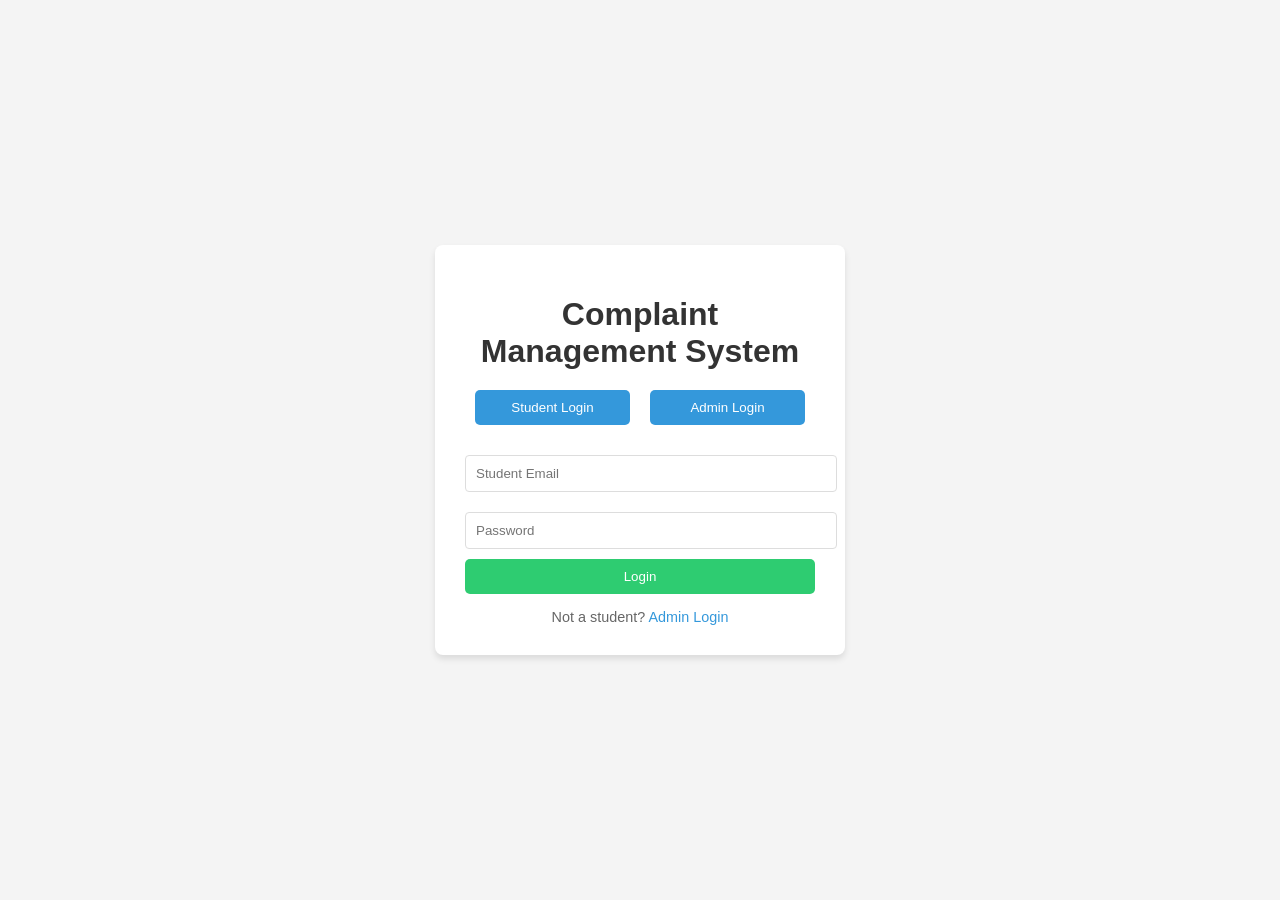
<file: index.html>
<!DOCTYPE html>
<html lang="en">
<head>
    <meta charset="UTF-8">
    <meta name="viewport" content="width=device-width, initial-scale=1.0">
    <title>Complaint Management System - Login</title>
    <style>
        body {
            font-family: Arial, sans-serif;
            background-color: #f4f4f4;
            display: flex;
            justify-content: center;
            align-items: center;
            height: 100vh;
            margin: 0;
        }
        .login-container {
            background-color: white;
            border-radius: 8px;
            box-shadow: 0 4px 6px rgba(0, 0, 0, 0.1);
            width: 350px;
            padding: 30px;
            text-align: center;
        }
        .login-container h1 {
            color: #333;
            margin-bottom: 20px;
        }
        .user-type-buttons {
            display: flex;
            justify-content: space-between;
            margin-bottom: 20px;
        }
        .user-type-btn {
            flex: 1;
            padding: 10px;
            margin: 0 10px;
            background-color: #3498db;
            color: white;
            border: none;
            border-radius: 5px;
            cursor: pointer;
            transition: background-color 0.3s ease;
        }
        .user-type-btn:hover {
            background-color: #2980b9;
        }
        .login-form {
            display: none;
        }
        .login-form.active {
            display: block;
        }
        .login-form input {
            width: 100%;
            padding: 10px;
            margin: 10px 0;
            border: 1px solid #ddd;
            border-radius: 4px;
        }
        .login-form button {
            width: 100%;
            padding: 10px;
            background-color: #2ecc71;
            color: white;
            border: none;
            border-radius: 5px;
            cursor: pointer;
            transition: background-color 0.3s ease;
        }
        .login-form button:hover {
            background-color: #27ae60;
        }
        .switch-form {
            margin-top: 15px;
            font-size: 0.9em;
            color: #666;
        }
        .switch-form a {
            color: #3498db;
            text-decoration: none;
        }
        .loginbutton {
            text-decoration: none;
            color: white;
        }

    </style>
</head>
<body>
    <div class="login-container">
        <h1>Complaint Management System</h1>
        
        <div class="user-type-buttons">
            <button class="user-type-btn" onclick="showLoginForm('student')">Student Login</button>
            <button class="user-type-btn" onclick="showLoginForm('admin')">Admin Login</button>
        </div>

        <form id="studentLoginForm" class="login-form" onsubmit="return studentLogin()">
            <input type="email" id="studentEmail" placeholder="Student Email" required>
            <input type="password" id="studentPassword" placeholder="Password" required>
            <button type="submit" class="loginbutton">Login</button>
            <div class="switch-form">
                Not a student? <a href="#" onclick="showLoginForm('admin')">Admin Login</a>
            </div>
        </form>

        <form id="adminLoginForm" class="login-form" onsubmit="return adminLogin()">
            <input type="text" id="adminUsername" placeholder="Admin Username" required>
            <input type="password" id="adminPassword" placeholder="Password" required>
            <button type="submit" class="loginbutton">Login</button>
            <div class="switch-form">
                Not an admin? <a href="#" onclick="showLoginForm('student')">Student Login</a>
            </div>
        </form>
    </div>

    <script>
       

        function showLoginForm(userType) {
           
            document.getElementById('studentLoginForm').classList.remove('active');
            document.getElementById('adminLoginForm').classList.remove('active');

            
            if (userType === 'student') {
                document.getElementById('studentLoginForm').classList.add('active');
            } else {
                document.getElementById('adminLoginForm').classList.add('active');
            }
        }


        showLoginForm('student');

        function studentLogin() {
            
            window.location.href = 'user/htmls/user.html';
            return false; 
        }

        function adminLogin() {
           
            window.location.href = 'admin/htmls/admin2.html';
            return false; 
        }
    </script>
</body>
</html>
</file>
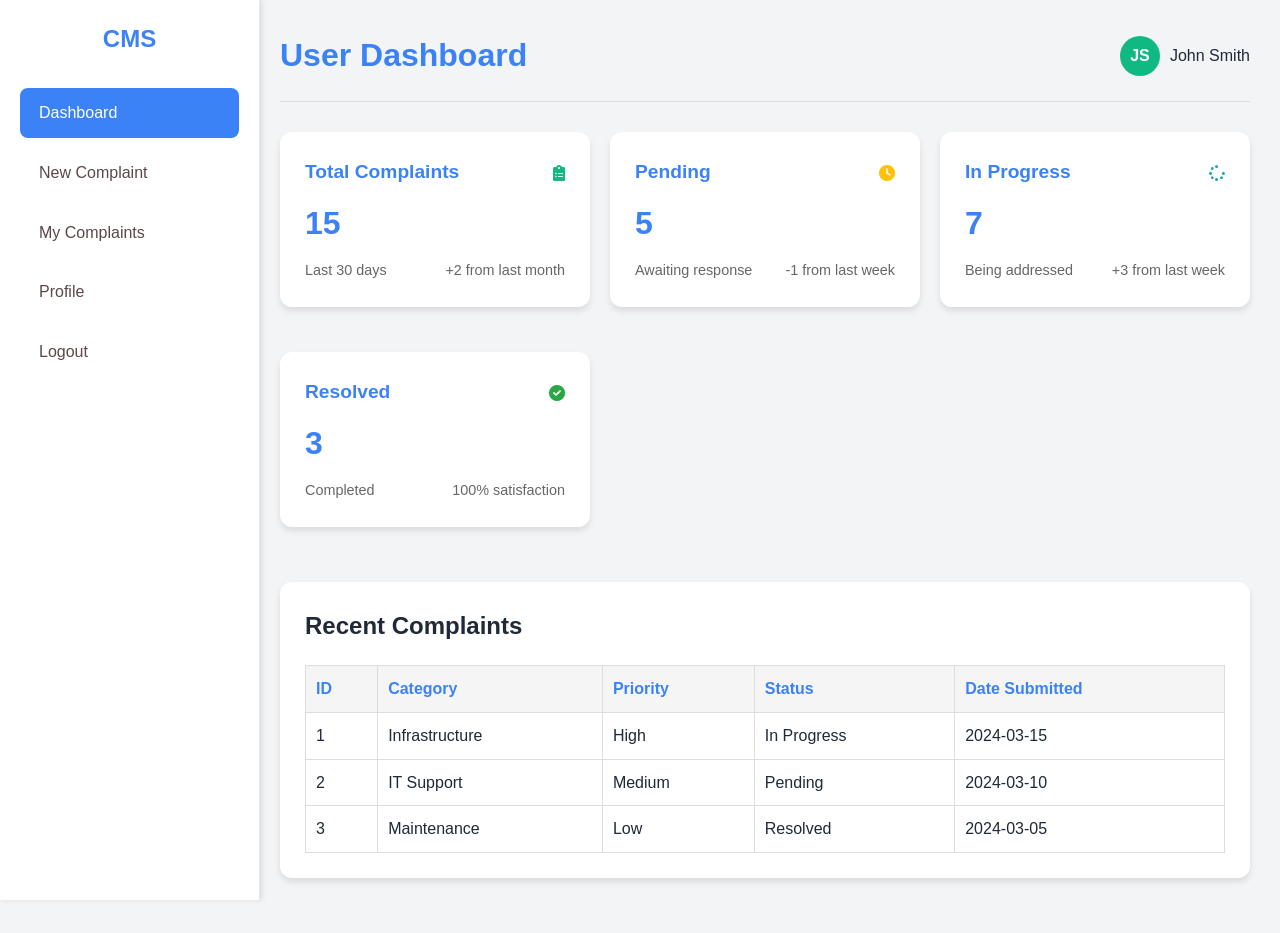
<file: user/user.html>
<!DOCTYPE html>
<html lang="en">
<head>
    <meta charset="UTF-8">
    <meta name="viewport" content="width=device-width, initial-scale=1.0">
    <title>Smart Complaint Management System - User Dashboard</title>
    <link rel="stylesheet" href="https://cdnjs.cloudflare.com/ajax/libs/font-awesome/6.0.0-beta3/css/all.min.css">
    <link rel="stylesheet" href="styles.css">
    <link rel="stylesheet" href="../admin/styles/admin2.css"> <!-- Link to admin2.css for consistent styling -->
    
</head>
<body>
    <!-- Sidebar Navigation -->
    <div class="dashboard-container">
    <aside class="sidebar">
        <div class="sidebar-logo">CMS</div>
        <ul class="sidebar-menu">
            <li class="nav-item">
                <a href="#" class="nav-link active" id="dashboardLink">Dashboard</a>
            </li>
            <li class="nav-item">
                <a href="#" class="nav-link" id="newComplaintLink">New Complaint</a>
            </li>
            <li class="nav-item">
                <a href="#" class="nav-link" id="complaintsLink">My Complaints</a>
            </li>
            <li class="nav-item">
                <a href="#" class="nav-link" id="profileLink">Profile</a>
            </li>
            <li class="nav-item">
                <a href="#" class="nav-link" id="logoutLink">Logout</a>
            </li>
        </ul>
    </aside>

    <!-- Main Content -->
    <main class="main-content">
        <div class="header">
            <h1>User Dashboard</h1>
            <div class="user-profile">
                <div class="user-avatar">JS</div>
                <span>John Smith</span>
            </div>
        </div>

        <!-- Dashboard Cards -->
        <div class="dashboard-cards">
            <div class="card">
                <div class="card-header">
                    <span class="card-title">Total Complaints</span>
                    <i class="fas fa-clipboard-list" style="color: var(--secondary-color);"></i>
                </div>
                <div class="card-value">15</div>
                <div class="card-footer">
                    <span>Last 30 days</span>
                    <span>+2 from last month</span>
                </div>
            </div>
            <div class="card">
                <div class="card-header">
                    <span class="card-title">Pending</span>
                    <i class="fas fa-clock" style="color: #ffc107;"></i>
                </div>
                <div class="card-value">5</div>
                <div class="card-footer">
                    <span>Awaiting response</span>
                    <span>-1 from last week</span>
                </div>
            </div>
            <div class="card">
                <div class="card-header">
                    <span class="card-title">In Progress</span>
                    <i class="fas fa-spinner" style="color: #17a2b8;"></i>
                </div>
                <div class="card-value">7</div>
                <div class="card-footer">
                    <span>Being addressed</span>
                    <span>+3 from last week</span>
                </div>
            </div>
            <div class="card">
                <div class="card-header">
                    <span class="card-title">Resolved</span>
                    <i class="fas fa-check-circle" style="color: #28a745;"></i>
                </div>
                <div class="card-value">3</div>
                <div class="card-footer">
                    <span>Completed</span>
                    <span>100% satisfaction</span>
                </div>
            </div>
        </div>

        <!-- Recent Complaints Table -->
        <div class="card">
            <h2>Recent Complaints</h2>
            <table class="complaint-table">
                <thead>
                    <tr>
                        <th>ID</th>
                        <th>Category</th>
                        <th>Priority</th>
                        <th>Status</th>
                        <th>Date Submitted</th>
                    </tr>
                </thead>
                <tbody>
                    <tr>
                        <td>1</td>
                        <td>Infrastructure</td>
                        <td>High</td>
                        <td>In Progress</td>
                        <td>2024-03-15</td>
                    </tr>
                    <tr>
                        <td>2</td>
                        <td>IT Support</td>
                        <td>Medium</td>
                        <td>Pending</td>
                        <td>2024-03-10</td>
                    </tr>
                    <tr>
                        <td>3</td>
                        <td>Maintenance</td>
                        <td>Low</td>
                        <td>Resolved</td>
                        <td>2024-03-05</td>
                    </tr>
                </tbody>
            </table>
        </div>
    </main>
    </div>

    <!-- New Complaint Modal -->
    <div class="modal" id="complaintModal">
        <div class="modal-content">
            <div class="modal-header">
                <h3 class="modal-title">File New Complaint</h3>
                <button class="close-btn">&times;</button>
            </div>
            <div class="modal-body">
                <form id="complaintForm">
                    <div class="form-group">
                        <label for="complaintCategory">Category</label>
                        <select id="complaintCategory" class="form-control" required>
                            <option value="">Select a category</option>
                            <option value="Infrastructure">Infrastructure</option>
                            <option value="IT Support">IT Support</option>
                            <option value="Maintenance">Maintenance</option>
                            <option value="Security">Security</option>
                            <option value="Academics">Academics</option>
                            <option value="Other">Other</option>
                        </select>
                    </div>
                    
                    <div class="form-group">
                        <label>Priority</label>
                        <div class="priority-tags">
                            <div class="priority-tag low" data-priority="low">Low</div>
                            <div class="priority-tag medium" data-priority="medium">Medium</div>
                            <div class="priority-tag high" data-priority="high">High</div>
                        </div>
                        <input type="hidden" id="priority" name="priority" required>
                    </div>
                    
                    <div class="form-group">
                        <label for="complaintDescription">Description</label>
                        <textarea id="complaintDescription" class="form-control" placeholder="Describe your complaint in detail..." required></textarea>
                    </div>
                </form>
            </div>
            <div class="modal-footer">
                <button class="btn" id="cancelComplaint">Cancel</button>
                <button class="btn btn-primary" id="submitComplaint">Submit</button>
            </div>
        </div>
    </div>

    <!-- View Complaint Modal -->
    <div class="modal" id="viewModal">
        <div class="modal-content">
            <div class="modal-header">
                <h3 class="modal-title">Complaint Details #<span id="complaintId"></span></h3>
                <button class="close-btn">&times;</button>
            </div>
            <div class="modal-body">
                <div class="complaint-details">
                    <p><strong>Category:</strong> <span id="viewCategory"></span></p>
                    <p><strong>Priority:</strong> <span id="viewPriority"></span></p>
                    <p><strong>Status:</strong> <span id="viewStatus"></span></p>
                    <p><strong>Date Submitted:</strong> <span id="viewDate"></span></p>
                    <p><strong>Description:</strong></p>
                    <div id="viewDescription"></div>
                </div>
            </div>
            <div class="modal-footer">
                <button class="btn btn-primary" id="closeViewModal">Close</button>
            </div>
        </div>
    </div>
</body>
</html>
</file>
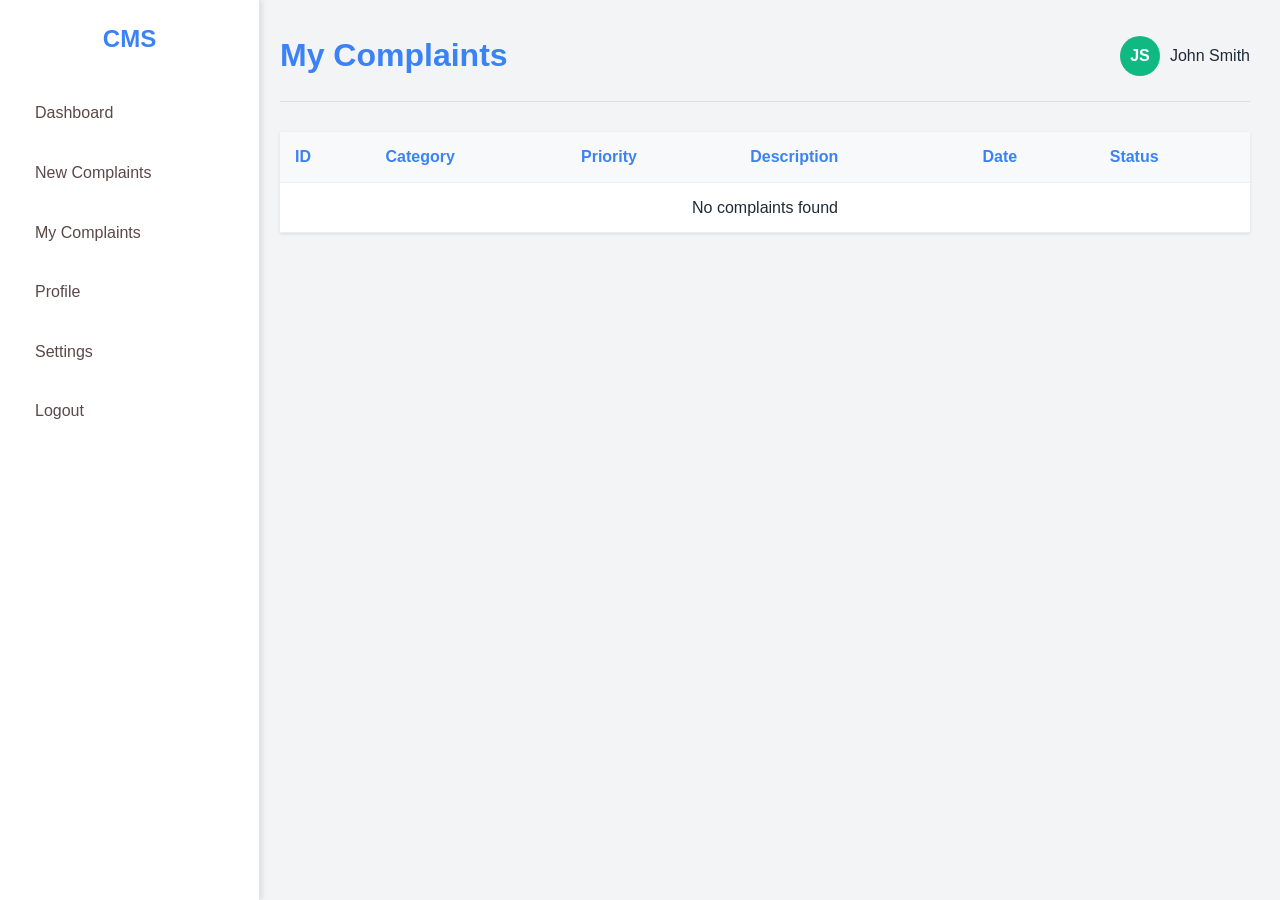
<file: user/htmls/mycomplaints.html>
<!DOCTYPE html>
<html lang="en">
<head>
    <meta charset="UTF-8">
    <meta name="viewport" content="width=device-width, initial-scale=1.0">
    <title>My Complaints - Smart Complaint Management System</title>
    <link rel="stylesheet" href="/user/styles/styles.css">
    <link rel="stylesheet" href="/admin/styles/admin2.css"> 
    <link rel="stylesheet" href="https://cdnjs.cloudflare.com/ajax/libs/font-awesome/6.0.0-beta3/css/all.min.css">
</head>
<body>
    <aside class="sidebar">
        <div class="sidebar-logo">CMS</div>
            <ul class="sidebar-menu" id="sidebar-menu">
                <li><a href="/user/htmls/user.html" >Dashboard</a></li>
                <li><a href="/user/htmls/newcomplaint.html">New Complaints</a></li>
                <li><a href="/user/htmls/mycomplaints.html">My Complaints</a></li>
                <li><a href="/user/htmls/profile.html">Profile</a></li>
                <li><a href="/user/htmls/settings.html">Settings</a></li>
                <li><a href="#logout" >Logout</a></li>
            </ul>
        </div>
    </aside>

    <main class="main-content">
        <div class="header">
            <h1>My Complaints</h1>
            <div class="user-profile">
                <div class="user-avatar">JS</div>
                <span>John Smith</span>
            </div>
        </div>

        <div class="complaints-list">
            <table class="complaints-table">
                <thead>
                    <tr>
                        <th>ID</th>
                        <th>Category</th>
                        <th>Priority</th>
                        <th>Description</th>
                        <th>Date</th>
                        <th>Status</th>
                    </tr>
                </thead>
                <tbody id="complaintsTableBody">
                    <!-- Complaints will be displayed here -->
                </tbody>
            </table>
        </div>
    </main>

    <script src="../scripts/mycomplaints.js"></script>
</body>
</html>
</file>
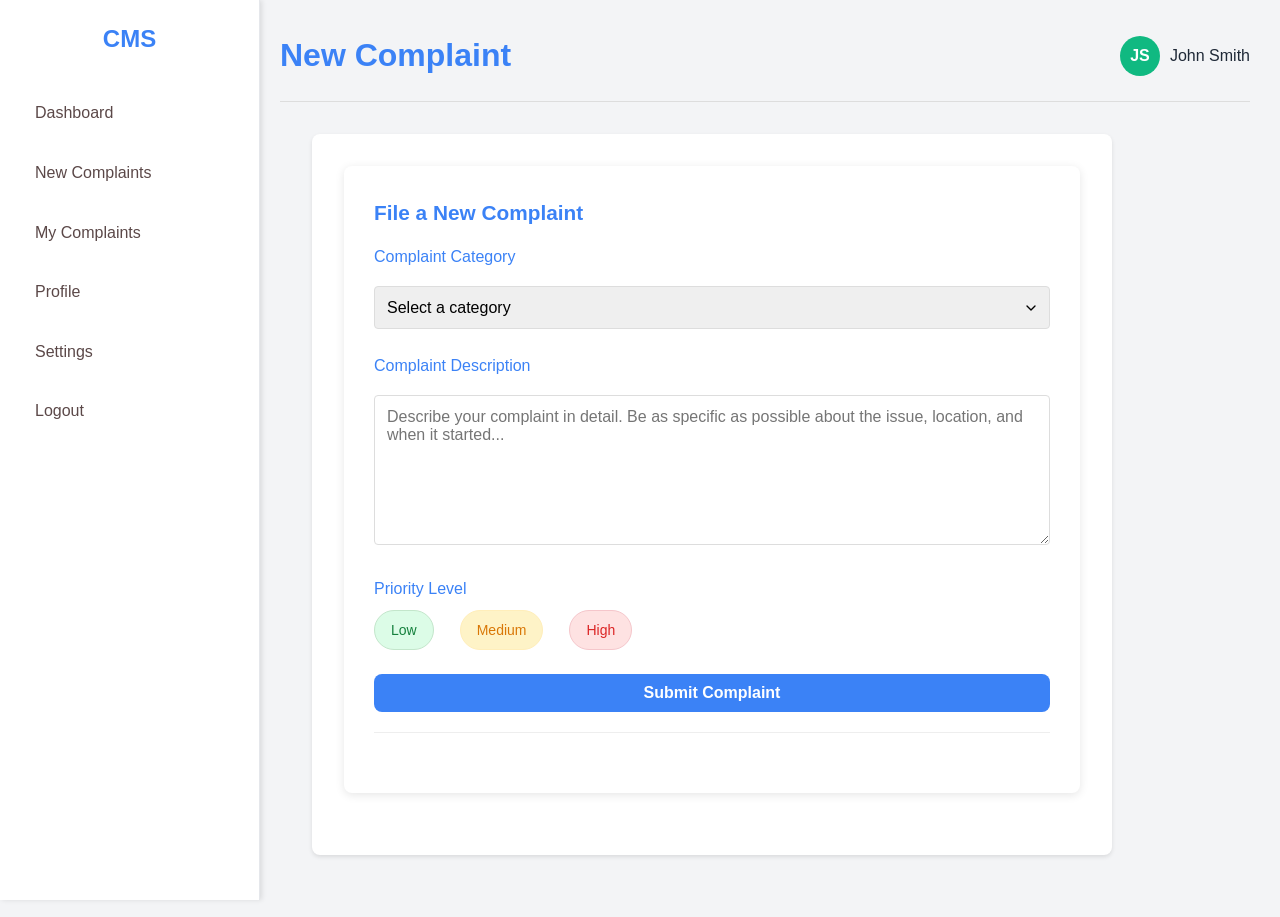
<file: user/htmls/newcomplaint.html>
<!DOCTYPE html>
<html lang="en">
<head>
    <meta charset="UTF-8">
    <meta name="viewport" content="width=device-width, initial-scale=1.0">
    <title>New Complaint - Smart Complaint Management System</title>
    <link rel="stylesheet" href="https://cdnjs.cloudflare.com/ajax/libs/font-awesome/6.0.0-beta3/css/all.min.css">
    <link rel="stylesheet" href="/user/styles/styles.css">
    <link rel="stylesheet" href="/admin/styles/admin2.css"> 
</head>
<body>
    <!-- Sidebar Navigation -->
    <aside class="sidebar">
        
        <div class="sidebar-logo">CMS</div>
            <ul class="sidebar-menu" id="sidebar-menu">
                <li><a href="/user/htmls/user.html" >Dashboard</a></li>
                <li><a href="/user/htmls/newcomplaint.html">New Complaints</a></li>
                <li><a href="/user/htmls/mycomplaints.html">My Complaints</a></li>
                <li><a href="/user/htmls/profile.html">Profile</a></li>
                <li><a href="/user/htmls/settings.html">Settings</a></li>
                <li><a href="#logout" >Logout</a></li>
            </ul>
        </div>
    </aside>

    <!-- Main Content -->
    <main class="main-content">
        <div class="header">
            <h1>New Complaint</h1>
            <div class="user-profile">
                <div class="user-avatar">JS</div>
                <span>John Smith</span>
            </div>
        </div>

        <div class="complaint-form-container">
            <div class="complaint-form">
                <div class="form-section">
                    <h2>File a New Complaint</h2>
                    <form id="complaintForm">
                        <div class="form-group">
                            <label for="complaintCategory">Complaint Category</label>
                            <select id="complaintCategory" class="form-control" required>
                                <option value="">Select a category</option>
                                <option value="Infrastructure">Infrastructure</option>
                                <option value="IT Support">IT Support</option>
                                <option value="Maintenance">Maintenance</option>
                                <option value="Security">Security</option>
                                <option value="Academics">Academics</option>
                                <option value="Other">Other</option>
                            </select>
                        </div>

                        <div class="form-group">
                            <label for="complaintDescription">Complaint Description</label>
                            <textarea id="complaintDescription" class="form-control" placeholder="Describe your complaint in detail. Be as specific as possible about the issue, location, and when it started..." required></textarea>
                        </div>

                        <div class="form-group">
                            <label>Priority Level</label>
                            <div class="priority-tags">
                                <span class="priority-tag low" data-priority="low">Low</span>
                                <span class="priority-tag medium" data-priority="medium">Medium</span>
                                <span class="priority-tag high" data-priority="high">High</span>
                            </div>
                            <input type="hidden" id="priority" name="priority" required>
                        </div>

                        <button type="submit" class="btn btn-submit">Submit Complaint</button>
                    </form>
                </div>
            </div>
        </div>
    </main>
    <script src="../htmls/mycomplaints.html"></script>
</body>
</html>
</file>
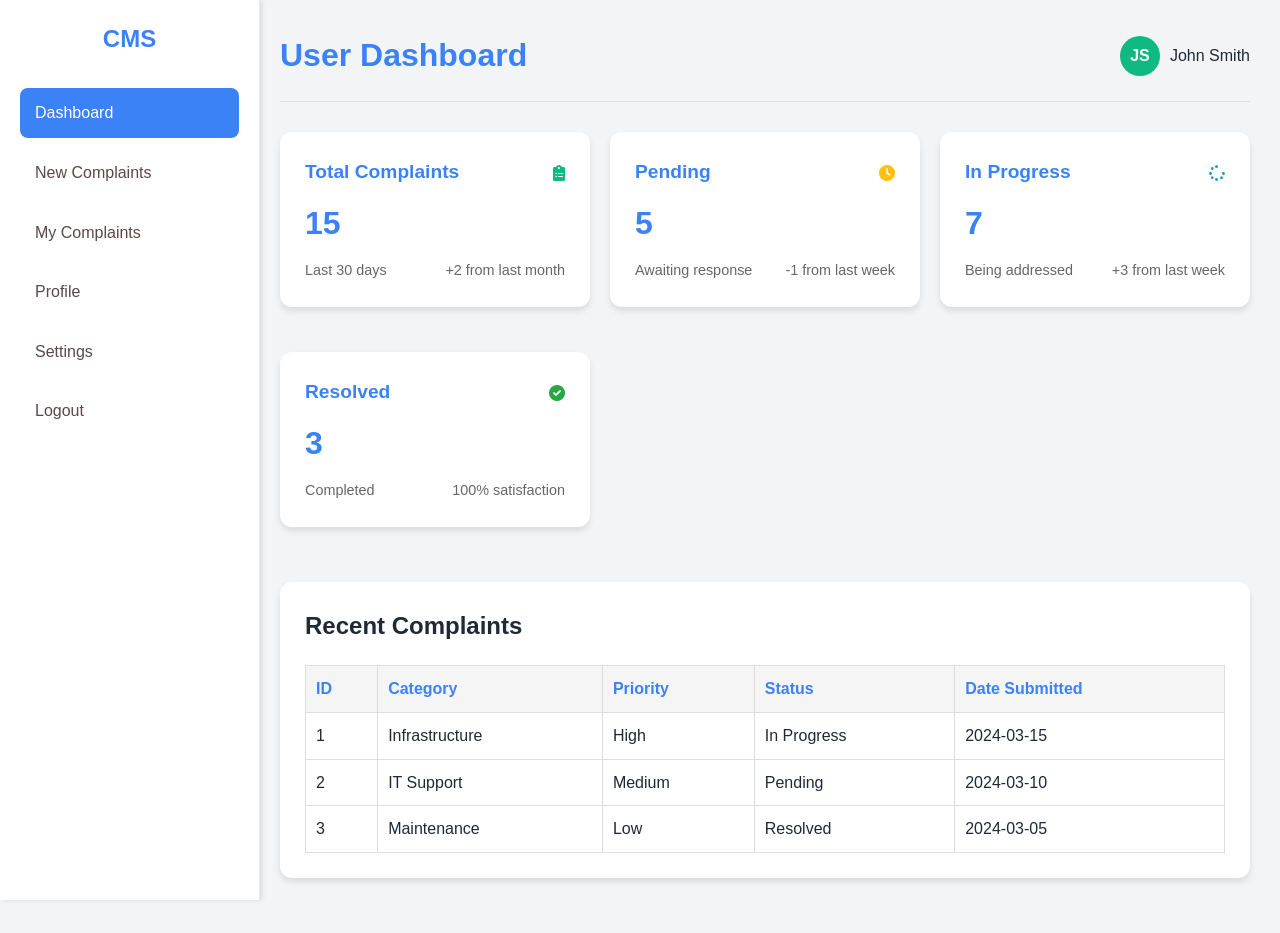
<file: user/htmls/user.html>
<!DOCTYPE html>
<html lang="en">
<head>
    <meta charset="UTF-8">
    <meta name="viewport" content="width=device-width, initial-scale=1.0">
    <title>Smart Complaint Management System - User Dashboard</title>
    <link rel="stylesheet" href="https://cdnjs.cloudflare.com/ajax/libs/font-awesome/6.0.0-beta3/css/all.min.css">
    <link rel="stylesheet" href="/user/styles/styles.css">
    <link rel="stylesheet" href="/admin/styles/admin2.css"> <!-- Link to admin2.css for consistent styling -->
    
</head>
<body>
    <!-- ___Sidebar Navigation___ -->
    <div class="dashboard-container">
        <div class="sidebar">
            <div class="sidebar-logo">CMS</div>
            <ul class="sidebar-menu" id="sidebar-menu">
                <li><a href="/user/htmls/user.html" class="active">Dashboard</a></li>
                <li><a href="/user/htmls/newcomplaint.html">New Complaints</a></li>
                <li><a href="/user/htmls/mycomplaints.html">My Complaints</a></li>
                <li><a href="/user/htmls/profile.html">Profile</a></li>
                <li><a href="/user/htmls/settings.html">Settings</a></li>
                <li><a href="#logout" >Logout</a></li>
            </ul>
        </div>

    <!-- Main Content -->
    <main class="main-content">
        <div class="header">
            <h1>User Dashboard</h1>
            <div class="user-profile">
                <div class="user-avatar">JS</div>
                <span>John Smith</span>
            </div>
        </div>

        <!-- Dashboard Cards -->
        <div class="dashboard-cards">
            <div class="card">
                <div class="card-header">
                    <span class="card-title">Total Complaints</span>
                    <i class="fas fa-clipboard-list" style="color: var(--secondary-color);"></i>
                </div>
                <div class="card-value">15</div>
                <div class="card-footer">
                    <span>Last 30 days</span>
                    <span>+2 from last month</span>
                </div>
            </div>
            <div class="card">
                <div class="card-header">
                    <span class="card-title">Pending</span>
                    <i class="fas fa-clock" style="color: #ffc107;"></i>
                </div>
                <div class="card-value">5</div>
                <div class="card-footer">
                    <span>Awaiting response</span>
                    <span>-1 from last week</span>
                </div>
            </div>
            <div class="card">
                <div class="card-header">
                    <span class="card-title">In Progress</span>
                    <i class="fas fa-spinner" style="color: #17a2b8;"></i>
                </div>
                <div class="card-value">7</div>
                <div class="card-footer">
                    <span>Being addressed</span>
                    <span>+3 from last week</span>
                </div>
            </div>
            <div class="card">
                <div class="card-header">
                    <span class="card-title">Resolved</span>
                    <i class="fas fa-check-circle" style="color: #28a745;"></i>
                </div>
                <div class="card-value">3</div>
                <div class="card-footer">
                    <span>Completed</span>
                    <span>100% satisfaction</span>
                </div>
            </div>
        </div>

        <!-- Recent Complaints Table -->
        <div class="card">
            <h2>Recent Complaints</h2>
            <table class="complaint-table">
                <thead>
                    <tr>
                        <th>ID</th>
                        <th>Category</th>
                        <th>Priority</th>
                        <th>Status</th>
                        <th>Date Submitted</th>
                    </tr>
                </thead>
                <tbody>
                    <tr>
                        <td>1</td>
                        <td>Infrastructure</td>
                        <td>High</td>
                        <td>In Progress</td>
                        <td>2024-03-15</td>
                    </tr>
                    <tr>
                        <td>2</td>
                        <td>IT Support</td>
                        <td>Medium</td>
                        <td>Pending</td>
                        <td>2024-03-10</td>
                    </tr>
                    <tr>
                        <td>3</td>
                        <td>Maintenance</td>
                        <td>Low</td>
                        <td>Resolved</td>
                        <td>2024-03-05</td>
                    </tr>
                </tbody>
            </table>
        </div>
    </main>
    </div>

    <!-- New Complaint Modal -->
    <div class="modal" id="complaintModal">
        <div class="modal-content">
            <div class="modal-header">
                <h3 class="modal-title">File New Complaint</h3>
                <button class="close-btn">&times;</button>
            </div>
            <div class="modal-body">
                <form id="complaintForm">
                    <div class="form-group">
                        <label for="complaintCategory">Category</label>
                        <select id="complaintCategory" class="form-control" required>
                            <option value="">Select a category</option>
                            <option value="Infrastructure">Infrastructure</option>
                            <option value="IT Support">IT Support</option>
                            <option value="Maintenance">Maintenance</option>
                            <option value="Security">Security</option>
                            <option value="Academics">Academics</option>
                            <option value="Other">Other</option>
                        </select>
                    </div>
                    
                    <div class="form-group">
                        <label>Priority</label>
                        <div class="priority-tags">
                            <div class="priority-tag low" data-priority="low">Low</div>
                            <div class="priority-tag medium" data-priority="medium">Medium</div>
                            <div class="priority-tag high" data-priority="high">High</div>
                        </div>
                        <input type="hidden" id="priority" name="priority" required>
                    </div>
                    
                    <div class="form-group">
                        <label for="complaintDescription">Description</label>
                        <textarea id="complaintDescription" class="form-control" placeholder="Describe your complaint in detail..." required></textarea>
                    </div>
                </form>
            </div>
            <div class="modal-footer">
                <button class="btn" id="cancelComplaint">Cancel</button>
                <button class="btn btn-primary" id="submitComplaint">Submit</button>
            </div>
        </div>
    </div>

    <!-- View Complaint Modal -->
    <div class="modal" id="viewModal">
        <div class="modal-content">
            <div class="modal-header">
                <h3 class="modal-title">Complaint Details #<span id="complaintId"></span></h3>
                <button class="close-btn">&times;</button>
            </div>
            <div class="modal-body">
                <div class="complaint-details">
                    <p><strong>Category:</strong> <span id="viewCategory"></span></p>
                    <p><strong>Priority:</strong> <span id="viewPriority"></span></p>
                    <p><strong>Status:</strong> <span id="viewStatus"></span></p>
                    <p><strong>Date Submitted:</strong> <span id="viewDate"></span></p>
                    <p><strong>Description:</strong></p>
                    <div id="viewDescription"></div>
                </div>
            </div>
            <div class="modal-footer">
                <button class="btn btn-primary" id="closeViewModal">Close</button>
            </div>
        </div>
    </div>
</body>
</html>
</file>
<file: user/styles.css>
:root {
    --primary-color: #3b82f6;
    --secondary-color: #10b981;
    --background-light: #f3f4f6;
    --accent-color: #e74c3c;
    --light-color: #ecf0f1;
    --dark-color: #2c3e50;
    --sidebar-width: 250px;
}

* {
    margin: 0;
    padding: 0;
    box-sizing: border-box;
    font-family: 'Segoe UI', Tahoma, Geneva, Verdana, sans-serif;
}

body {
    background-color: #f5f5f5;
    color: var(--dark-color);
    line-height: 1.6;
}

.container {
    max-width: 800px;
    margin: 0 auto;
    padding: 20px;
}

header {
    background-color: var(--primary-color);
    color: white;
    padding: 20px 0;
    text-align: center;
    margin-bottom: 30px;
    border-radius: 5px;
    box-shadow: 0 2px 5px rgba(0,0,0,0.1);
}

header h1 {
    font-size: 2rem;
    margin-bottom: 10px;
}

/* .logo {
    font-weight: bold;
    color: #3b82f6;
} */

#logo {
    font-weight: bold;
    color: #3b82f6;
}

.sidebar {
    width: var(--sidebar-width);
    background-color: white;
    color: white;
    padding: 20px 0;
    height: 100vh;
    position: fixed;
    box-shadow: 2px 0 5px rgba(0,0,0,0.1);
}

.logo {
    text-align: center;
    padding: 20px 10px;
    border-bottom: 1px solid rgba(255,255,255,0.1);
    margin-bottom: 30px;
}

.logo h2 {
    color: var(--secondary-color);
    font-size: 1.5rem;
}

.nav-menu {
    list-style: none;
}

.nav-item {
    margin-bottom: 5px;
}

.nav-link {
    display: block;
    padding: 12px 20px;
    color: black;
    text-decoration: none;
    transition: all 0.3s;
    border-left: 4px solid transparent;
}

.nav-link:hover, .nav-link.active {
    background-color: rgba(255,255,255,0.1);
}

.nav-link i {
    margin-right: 10px;
    width: 20px;
    text-align: center;
}

.main-content {
    flex: 1;
    margin-left: var(--sidebar-width);
    padding: 30px;
}

.header {
    display: flex;
    justify-content: space-between;
    align-items: center;
    margin-bottom: 30px;
    padding-bottom: 20px;
    border-bottom: 1px solid #ddd;
}

.header h1 {
    color: var(--primary-color);
}

.user-profile {
    display: flex;
    align-items: center;
    gap: 10px;
}

.user-avatar {
    width: 40px;
    height: 40px;
    border-radius: 50%;
    background-color: var(--secondary-color);
    display: flex;
    align-items: center;
    justify-content: center;
    color: white;
    font-weight: bold;
}

.dashboard-cards {
    display: grid;
    grid-template-columns: repeat(auto-fill, minmax(300px, 1fr));
    gap: 20px;
    margin-bottom: 30px;
}

.card {
    background-color: white;
    border-radius: 8px;
    box-shadow: 0 2px 10px rgba(0,0,0,0.1);
    padding: 20px;
    transition: transform 0.3s;
}

.card:hover {
    transform: translateY(-5px);
}

.card-header {
    display: flex;
    justify-content: space-between;
    align-items: center;
    margin-bottom: 15px;
}

.card-title {
    font-size: 1.1rem;
    color: var(--primary-color);
    font-weight: 600;
}

.card-value {
    font-size: 2rem;
    font-weight: 700;
    color: var(--secondary-color);
    margin: 10px 0;
}

.card-footer {
    display: flex;
    justify-content: space-between;
    align-items: center;
    color: #666;
    font-size: 0.9rem;
}

.complaint-section {
    background-color: white;
    border-radius: 8px;
    box-shadow: 0 2px 10px rgba(0,0,0,0.1);
    padding: 20px;
    margin-bottom: 30px;
}

.complaint-form {
    background-color: white;
    padding: 30px;
    border-radius: 8px;
    box-shadow: 0 2px 10px rgba(0,0,0,0.1);
    margin-bottom: 30px;
}

.section-title {
    margin-bottom: 20px;
    color: var(--primary-color);
    display: flex;
    justify-content: space-between;
    align-items: center;
}

.btn {
    display: inline-block;
    padding: 12px 24px;
    background-color: var(--secondary-color);
    color: white;
    border: none;
    border-radius: 4px;
    font-size: 16px;
    font-weight: 600;
    cursor: pointer;
    transition: background-color 0.3s;
}

.btn:hover {
    background-color: #2980b9;
}

.btn-primary {
    background-color: var(--secondary-color);
}

.btn-danger {
    background-color: var(--accent-color);
}

.btn-danger:hover {
    background-color: #c0392b;
}

.btn-submit {
    background-color: var(--accent-color);
    width: 100%;
}

.btn-submit:hover {
    background-color: #c0392b;
}

.back-link {
    display: inline-block;
    margin-bottom: 20px;
    color: var(--secondary-color);
    text-decoration: none;
    font-weight: 500;
}

.back-link:hover {
    text-decoration: underline;
}

table {
    width: 100%;
    border-collapse: collapse;
}

th, td {
    padding: 12px 15px;
    text-align: left;
    border-bottom: 1px solid #ddd;
}

th {
    background-color: #f8f9fa;
    font-weight: 600;
    color: var(--primary-color);
}

tr:hover {
    background-color: #f5f5f5;
}

.status {
    padding: 5px 10px;
    border-radius: 20px;
    font-size: 12px;
    font-weight: 500;
}

.status-pending {
    background-color: #fff3cd;
    color: #856404;
}

.status-in-progress {
    background-color: #cce5ff;
    color: #004085;
}

.status-resolved {
    background-color: #d4edda;
    color: #155724;
}

.priority {
    display: inline-block;
    width: 12px;
    height: 12px;
    border-radius: 50%;
    margin-right: 5px;
}

.priority-low {
    background-color: #28a745;
}

.priority-medium {
    background-color: #ffc107;
}

.priority-high {
    background-color: #dc3545;
}

.priority-tags {
    display: flex;
    gap: 10px;
    margin-top: 10px;
}

.priority-tag {
    padding: 8px 15px;
    border-radius: 20px;
    font-size: 14px;
    font-weight: 500;
    cursor: pointer;
    transition: all 0.3s;
    border: 1px solid transparent;
}

.priority-tag.low {
    background-color: #d4edda;
    color: #155724;
    border-color: #c3e6cb;
}

.priority-tag.medium {
    background-color: #fff3cd;
    color: #856404;
    border-color: #ffeeba;
}

.priority-tag.high {
    background-color: #f8d7da;
    color: #721c24;
    border-color: #f5c6cb;
}

.priority-tag.selected {
    transform: scale(1.05);
    box-shadow: 0 0 0 2px var(--secondary-color);
}

.form-group {
    margin-bottom: 20px;
}

.form-group label {
    display: block;
    margin-bottom: 8px;
    font-weight: 600;
    color: var(--primary-color);
}

.form-control {
    width: 100%;
    padding: 12px;
    border: 1px solid #ddd;
    border-radius: 4px;
    font-size: 16px;
    transition: border 0.3s;
}

.form-control:focus {
    border-color: var(--secondary-color);
    outline: none;
}

select.form-control {
    appearance: none;
    background-image: url("data:image/svg+xml;charset=UTF-8,%3csvg xmlns='http://www.w3.org/2000/svg' viewBox='0 0 24 24' fill='none' stroke='currentColor' stroke-width='2' stroke-linecap='round' stroke-linejoin='round'%3e%3cpolyline points='6 9 12 15 18 9'%3e%3c/polyline%3e%3c/svg%3e");
    background-repeat: no-repeat;
    background-position: right 10px center;
    background-size: 1em;
}

textarea.form-control {
    min-height: 150px;
    resize: vertical;
}

.form-section {
    margin-bottom: 30px;
    padding-bottom: 20px;
    border-bottom: 1px solid #eee;
}

.form-section h2 {
    color: var(--primary-color);
    margin-bottom: 15px;
    font-size: 1.3rem;
}

.action-btn {
    background: none;
    border: none;
    cursor: pointer;
    color: var(--secondary-color);
    margin-right: 10px;
}

.action-btn:hover {
    text-decoration: underline;
}

.modal {
    display: none;
    position: fixed;
    top: 0;
    left: 0;
    width: 100%;
    height: 100%;
    background-color: rgba(0,0,0,0.5);
    z-index: 1000;
    justify-content: center;
    align-items: center;
}

.modal-content {
    background-color: white;
    width: 90%;
    max-width: 600px;
    border-radius: 8px;
    box-shadow: 0 2px 20px rgba(0,0,0,0.2);
    animation: modalFadeIn 0.3s;
}

@keyframes modalFadeIn {
    from {
        opacity: 0;
        transform: translateY(-20px);
    }
    to {
        opacity: 1;
        transform: translateY(0);
    }
}

.modal-header {
    padding: 15px 20px;
    border-bottom: 1px solid #ddd;
    display: flex;
    justify-content: space-between;
    align-items: center;
}

.modal-title {
    font-size: 1.2rem;
    color: var(--primary-color);
}

.close-btn {
    background: none;
    border: none;
    font-size: 1.5rem;
    cursor: pointer;
    color: #666;
}

.modal-body {
    padding: 20px;
}

.modal-footer {
    padding: 15px 20px;
    border-top: 1px solid #ddd;
    display: flex;
    justify-content: flex-end;
    gap: 10px;
}

@media (max-width: 768px) {
    .sidebar {
        width: 70px;
        overflow: hidden;
    }
    
    .logo h2, .nav-link span {
        display: none;
    }
    
    .nav-link {
        text-align: center;
        padding: 15px 0;
        border-left: none;
        border-bottom: 4px solid transparent;
    }
    
    .nav-link:hover, .nav-link.active {
        border-left: none;
        border-bottom: 4px solid var(--secondary-color);
    }
    
    .nav-link i {
        margin-right: 0;
        font-size: 1.2rem;
    }
    
    .main-content {
        margin-left: 70px;
    }
    
    .dashboard-cards {
        grid-template-columns: 1fr;
    }
    
    .priority-tags {
        flex-direction: column;
    }
    
    .container {
        padding: 15px;
    }
    
    .complaint-form {
        padding: 20px;
    }
}

.dashboard-cards {
    display: grid;
    grid-template-columns: repeat(auto-fit, minmax(250px, 1fr));
    gap: 20px;
}

.card {
    background-color: #fff;
    border-radius: 8px;
    padding: 20px;
    box-shadow: 0 0 10px rgba(0, 0, 0, 0.1);
}

.card-header {
    display: flex;
    justify-content: space-between;
    align-items: center;
    margin-bottom: 10px;
}

.card-title {
    font-size: 1.2rem;
    font-weight: bold;
}

.card-value {
    font-size: 2rem;
    font-weight: bold;
    color: var(--primary-color);
}

.complaint-table {
    width: 100%;
    border-collapse: collapse;
    margin-top: 20px;
}

.complaint-table th,
.complaint-table td {
    padding: 10px;
    border: 1px solid #ddd;
    text-align: left;
}

.complaint-table th {
    background-color: #f5f5f5;
}
</file>
<file: admin/styles/admin2.css>
:root {
    --primary-color: #3b82f6;
    --secondary-color: #10b981;
    --background-light: #f3f4f6;
    --text-dark: #1f2937;
    --text-gray: #5b4848;
    --border-color: #e5e7eb;
}

* {
    margin: 0;
    padding: 0;
    box-sizing: border-box;
}

body {
    font-family: 'Inter', sans-serif;
    line-height: 1.6;
    color: var(--text-dark);
    background-color: var(--background-light);
}

.dashboard-container {
    display: flex;
    min-height: 100vh;
}

/* Sidebar */
.sidebar {
    width: 260px;
    background-color: white;
    border-right: 1px solid var(--border-color);
    padding: 20px;
    display: flex;
    flex-direction: column;
}

.sidebar-logo {
    font-size: 24px;
    font-weight: 700;
    color: var(--primary-color);
    text-align: center;
    margin-bottom: 30px;
}

.sidebar-menu {
    list-style: none;
}

.sidebar-menu li {
    margin-bottom: 10px;
}

.sidebar-menu a {
    display: flex;
    align-items: center;
    padding: 12px 15px;
    text-decoration: none;
    color: var(--text-gray);
    border-radius: 8px;
    transition: all 0.3s ease;
}

.sidebar-menu a:hover, .sidebar-menu a.active {
    background-color: #3b82f6; /* This line sets the background color to blue on hover */
    color: white; /* Set the text color to white for better contrast */
}

/* Main Content */
.main-content {
    flex-grow: 1;
    padding: 30px;
    background-color: var(--background-light);
}

.dashboard-header {
    display: flex;
    justify-content: space-between;
    align-items: center;
    margin-bottom: 30px;
}

.dashboard-header h1 {
    font-size: 28px;
    font-weight: 700;
}

.card {
    background-color: white;
    border-radius: 12px;
    box-shadow: 0 4px 6px rgba(0, 0, 0, 0.1);
    padding: 25px;
    margin-bottom: 25px;
}

.card-grid {
    display: grid;
    grid-template-columns: repeat(4, 1fr);
    gap: 20px;
}

.card-metric {
    background-color: var(--background-light);
    border-radius: 10px;
    padding: 20px;
    text-align: center;
}

.card-metric h3 {
    color: var(--text-gray);
    margin-bottom: 10px;
    font-size: 16px;
}

.card-metric .metric-value {
    font-size: 24px;
    font-weight: 700;
    color: var(--primary-color);
}

.complaint-list {
    width: 100%;
    border-collapse: collapse;
}

.complaint-list th {
    background-color: var(--background-light);
    text-align: left;
    padding: 12px;
    border-bottom: 1px solid var(--border-color);
}

.complaint-list td {
    padding: 12px;
    border-bottom: 1px solid var(--border-color);
}

.status-badge {
    padding: 5px 10px;
    border-radius: 20px;
    font-size: 12px;
    font-weight: 500;
}

.status-pending { 
    background-color: #fde68a; 
    color: #92400e; 
}

.status-in-progress { 
    background-color: #bae6fd; 
    color: #0369a1; 
}

.status-resolved { 
    background-color: #d1fae5; 
    color: #047857; 
}

/* Add these styles for priority badges */
.priority-badge {
    padding: 4px 8px;
    border-radius: 12px;
    font-size: 0.85em;
    font-weight: 500;
}

.priority-high {
    background-color: #fee2e2;
    color: #dc2626;
}

.priority-medium {
    background-color: #fef3c7;
    color: #d97706;
}

.priority-low {
    background-color: #dcfce7;
    color: #15803d;
}

/* Buttons */
.btn {
    display: inline-block;
    padding: 10px 20px;
    background-color: var(--primary-color);
    color: white;
    border: none;
    border-radius: 8px;
    cursor: pointer;
    transition: background-color 0.3s ease;
}

.btn:hover {
    background-color: #2563eb;
}

.btn-secondary {
    background-color: var(--secondary-color);
}

.btn-secondary:hover {
    background-color: #059669;
}

/* Chart Containers */
.chart-container {
    height: 300px;
    width: 100%;
}

/* Complaints Table Styles */
.complaints-table {
    width: 100%;
    border-collapse: collapse;
    margin-top: 20px;
    background: white;
    box-shadow: 0 1px 3px rgba(0,0,0,0.1);
}

.complaints-table th,
.complaints-table td {
    padding: 12px 15px;
    text-align: left;
    border-bottom: 1px solid #eee;
}

.complaints-table th {
    background-color: #f8f9fa;
    font-weight: 600;
}

.status-select {
    padding: 4px 8px;
    border-radius: 4px;
    border: 1px solid #e5e7eb;
}

.action-btn {
    padding: 5px 10px;
    border: none;
    border-radius: 4px;
    cursor: pointer;
    background: transparent;
}

.delete-btn {
    color: #dc2626;
}

.delete-btn:hover {
    background-color: #fee2e2;
}

/* Responsive Adjustments */
@media (max-width: 1200px) {
    .card-grid {
        grid-template-columns: repeat(2, 1fr);
    }
}

@media (max-width: 768px) {
    .dashboard-container {
        flex-direction: column;
    }

    .sidebar {
        width: 100%;
        flex-direction: row;
        align-items: center;
    }

    .sidebar-menu {
        display: flex;
        flex-grow: 1;
        justify-content: space-around;
    }
}
</file>
<file: user/styles/styles.css>
:root {
    --primary-color: #3b82f6;
    --secondary-color: #10b981;
    --background-light: #f3f4f6;
    --accent-color: #e74c3c;
    --light-color: #ecf0f1;
    --dark-color: #2c3e50;
    --sidebar-width: 250px;
}

* {
    margin: 0;
    padding: 0;
    box-sizing: border-box;
    font-family: 'Segoe UI', Tahoma, Geneva, Verdana, sans-serif;
}

body {
    background-color: #f5f5f5;
    color: var(--dark-color);
    line-height: 1.6;
}

.container {
    max-width: 800px;
    margin: 0 auto;
    padding: 20px;
}

header {
    background-color: var(--primary-color);
    color: white;
    padding: 20px 0;
    text-align: center;
    margin-bottom: 30px;
    border-radius: 5px;
    box-shadow: 0 2px 5px rgba(0,0,0,0.1);
}

header h1 {
    font-size: 2rem;
    margin-bottom: 10px;
}

/* .logo {
    font-weight: bold;
    color: #3b82f6;
} */

#logo {
    font-weight: bold;
    color: #3b82f6;
}

.sidebar {
    width: var(--sidebar-width);
    background-color: white;
    color: white;
    padding: 20px 0;
    height: 100vh;
    position: fixed;
    box-shadow: 2px 0 5px rgba(0,0,0,0.1);
}

.logo {
    text-align: center;
    padding: 20px 10px;
    border-bottom: 1px solid rgba(255,255,255,0.1);
    margin-bottom: 30px;
}

.logo h2 {
    color: var(--secondary-color);
    font-size: 1.5rem;
}

.nav-menu {
    list-style: none;
}

.nav-item {
    margin-bottom: 5px;
}

.nav-link {
    display: block;
    padding: 12px 20px;
    color: black;
    text-decoration: none;
    transition: all 0.3s;
    border-left: 4px solid transparent;
}

.nav-link:hover, .nav-link.active {
    background-color: rgba(255,255,255,0.1);
}

.nav-link i {
    margin-right: 10px;
    width: 20px;
    text-align: center;
}

.main-content {
    flex: 1;
    margin-left: var(--sidebar-width);
    padding: 30px;
}

.header {
    display: flex;
    justify-content: space-between;
    align-items: center;
    margin-bottom: 30px;
    padding-bottom: 20px;
    border-bottom: 1px solid #ddd;
}

.header h1 {
    color: var(--primary-color);
}

.user-profile {
    display: flex;
    align-items: center;
    gap: 10px;
}

.user-avatar {
    width: 40px;
    height: 40px;
    border-radius: 50%;
    background-color: var(--secondary-color);
    display: flex;
    align-items: center;
    justify-content: center;
    color: white;
    font-weight: bold;
}

.dashboard-cards {
    display: grid;
    grid-template-columns: repeat(auto-fill, minmax(300px, 1fr));
    gap: 20px;
    margin-bottom: 30px;
}

.card {
    background-color: white;
    border-radius: 8px;
    box-shadow: 0 2px 10px rgba(0,0,0,0.1);
    padding: 20px;
    transition: transform 0.3s;
}

.card:hover {
    transform: translateY(-5px);
}

.card-header {
    display: flex;
    justify-content: space-between;
    align-items: center;
    margin-bottom: 15px;
}

.card-title {
    font-size: 1.1rem;
    color: var(--primary-color);
    font-weight: 600;
}

.card-value {
    font-size: 2rem;
    font-weight: 700;
    color: var(--secondary-color);
    margin: 10px 0;
}

.card-footer {
    display: flex;
    justify-content: space-between;
    align-items: center;
    color: #666;
    font-size: 0.9rem;
}

.complaint-section {
    background-color: white;
    border-radius: 8px;
    box-shadow: 0 2px 10px rgba(0,0,0,0.1);
    padding: 20px;
    margin-bottom: 30px;
}

.complaint-form {
    background-color: white;
    padding: 30px;
    border-radius: 8px;
    box-shadow: 0 2px 10px rgba(0,0,0,0.1);
    margin-bottom: 30px;
}

.section-title {
    margin-bottom: 20px;
    color: var(--primary-color);
    display: flex;
    justify-content: space-between;
    align-items: center;
}

.btn {
    display: inline-block;
    padding: 12px 24px;
    background-color: var(--secondary-color);
    color: white;
    border: none;
    border-radius: 4px;
    font-size: 16px;
    font-weight: 600;
    cursor: pointer;
    transition: background-color 0.3s;
}

.btn:hover {
    background-color: #2980b9;
}

.btn-primary {
    background-color: var(--secondary-color);
}

.btn-danger {
    background-color: var(--accent-color);
}

.btn-danger:hover {
    background-color: #c0392b;
}

.btn-submit {
    background-color: var(--accent-color);
    width: 100%;
}

.btn-submit:hover {
    background-color: #c0392b;
}

.back-link {
    display: inline-block;
    margin-bottom: 20px;
    color: var(--secondary-color);
    text-decoration: none;
    font-weight: 500;
}

.back-link:hover {
    text-decoration: underline;
}

table {
    width: 100%;
    border-collapse: collapse;
}

th, td {
    padding: 12px 15px;
    text-align: left;
    border-bottom: 1px solid #ddd;
}

th {
    background-color: #f8f9fa;
    font-weight: 600;
    color: var(--primary-color);
}

tr:hover {
    background-color: #f5f5f5;
}

.status {
    padding: 5px 10px;
    border-radius: 20px;
    font-size: 12px;
    font-weight: 500;
}

.status-pending {
    background-color: #fff3cd;
    color: #856404;
}

.status-in-progress {
    background-color: #cce5ff;
    color: #004085;
}

.status-resolved {
    background-color: #d4edda;
    color: #155724;
}

.priority {
    display: inline-block;
    width: 12px;
    height: 12px;
    border-radius: 50%;
    margin-right: 5px;
}

.priority-low {
    background-color: #28a745;
}

.priority-medium {
    background-color: #ffc107;
}

.priority-high {
    background-color: #dc3545;
}

.priority-tags {
    display: flex;
    gap: 10px;
    margin-top: 10px;
}

.priority-tag {
    padding: 8px 15px;
    border-radius: 20px;
    font-size: 14px;
    font-weight: 500;
    cursor: pointer;
    transition: all 0.3s;
    border: 1px solid transparent;
}

.priority-tag.low {
    background-color: #d4edda;
    color: #155724;
    border-color: #c3e6cb;
}

.priority-tag.medium {
    background-color: #fff3cd;
    color: #856404;
    border-color: #ffeeba;
}

.priority-tag.high {
    background-color: #f8d7da;
    color: #721c24;
    border-color: #f5c6cb;
}

.priority-tag.selected {
    transform: scale(1.05);
    box-shadow: 0 0 0 2px var(--secondary-color);
}

.form-group {
    margin-bottom: 20px;
}

.form-group label {
    display: block;
    margin-bottom: 8px;
    font-weight: 600;
    color: var(--primary-color);
}

.form-control {
    width: 100%;
    padding: 12px;
    border: 1px solid #ddd;
    border-radius: 4px;
    font-size: 16px;
    transition: border 0.3s;
}

.form-control:focus {
    border-color: var(--secondary-color);
    outline: none;
}

select.form-control {
    appearance: none;
    background-image: url("data:image/svg+xml;charset=UTF-8,%3csvg xmlns='http://www.w3.org/2000/svg' viewBox='0 0 24 24' fill='none' stroke='currentColor' stroke-width='2' stroke-linecap='round' stroke-linejoin='round'%3e%3cpolyline points='6 9 12 15 18 9'%3e%3c/polyline%3e%3c/svg%3e");
    background-repeat: no-repeat;
    background-position: right 10px center;
    background-size: 1em;
}

textarea.form-control {
    min-height: 150px;
    resize: vertical;
}

.form-section {
    margin-bottom: 30px;
    padding-bottom: 20px;
    border-bottom: 1px solid #eee;
}

.form-section h2 {
    color: var(--primary-color);
    margin-bottom: 15px;
    font-size: 1.3rem;
}

.action-btn {
    background: none;
    border: none;
    cursor: pointer;
    color: var(--secondary-color);
    margin-right: 10px;
}

.action-btn:hover {
    text-decoration: underline;
}

.modal {
    display: none;
    position: fixed;
    top: 0;
    left: 0;
    width: 100%;
    height: 100%;
    background-color: rgba(0,0,0,0.5);
    z-index: 1000;
    justify-content: center;
    align-items: center;
}

.modal-content {
    background-color: white;
    width: 90%;
    max-width: 600px;
    border-radius: 8px;
    box-shadow: 0 2px 20px rgba(0,0,0,0.2);
    animation: modalFadeIn 0.3s;
}

@keyframes modalFadeIn {
    from {
        opacity: 0;
        transform: translateY(-20px);
    }
    to {
        opacity: 1;
        transform: translateY(0);
    }
}

.modal-header {
    padding: 15px 20px;
    border-bottom: 1px solid #ddd;
    display: flex;
    justify-content: space-between;
    align-items: center;
}

.modal-title {
    font-size: 1.2rem;
    color: var(--primary-color);
}

.close-btn {
    background: none;
    border: none;
    font-size: 1.5rem;
    cursor: pointer;
    color: #666;
}

.modal-body {
    padding: 20px;
}

.modal-footer {
    padding: 15px 20px;
    border-top: 1px solid #ddd;
    display: flex;
    justify-content: flex-end;
    gap: 10px;
}

@media (max-width: 768px) {
    .sidebar {
        width: 70px;
        overflow: hidden;
    }
    
    .logo h2, .nav-link span {
        display: none;
    }
    
    .nav-link {
        text-align: center;
        padding: 15px 0;
        border-left: none;
        border-bottom: 4px solid transparent;
    }
    
    .nav-link:hover, .nav-link.active {
        border-left: none;
        border-bottom: 4px solid var(--secondary-color);
    }
    
    .nav-link i {
        margin-right: 0;
        font-size: 1.2rem;
    }
    
    .main-content {
        margin-left: 70px;
    }
    
    .dashboard-cards {
        grid-template-columns: 1fr;
    }
    
    .priority-tags {
        flex-direction: column;
    }
    
    .container {
        padding: 15px;
    }
    
    .complaint-form {
        padding: 20px;
    }
}

.dashboard-cards {
    display: grid;
    grid-template-columns: repeat(auto-fit, minmax(250px, 1fr));
    gap: 20px;
}

.card {
    background-color: #fff;
    border-radius: 8px;
    padding: 20px;
    box-shadow: 0 0 10px rgba(0, 0, 0, 0.1);
}

.card-header {
    display: flex;
    justify-content: space-between;
    align-items: center;
    margin-bottom: 10px;
}

.card-title {
    font-size: 1.2rem;
    font-weight: bold;
}

.card-value {
    font-size: 2rem;
    font-weight: bold;
    color: var(--primary-color);
}

.complaint-table {
    width: 100%;
    border-collapse: collapse;
    margin-top: 20px;
}

.complaint-table th,
.complaint-table td {
    padding: 10px;
    border: 1px solid #ddd;
    text-align: left;
}

.complaint-table th {
    background-color: #f5f5f5;
}

/* Add these styles to your existing CSS */
.complaints-table {
    width: 100%;
    border-collapse: collapse;
    margin-top: 20px;
    background: white;
    box-shadow: 0 1px 3px rgba(0,0,0,0.1);
}

.complaints-table th,
.complaints-table td {
    padding: 12px 15px;
    text-align: left;
    border-bottom: 1px solid #eee;
}

.complaints-table th {
    background-color: #f8f9fa;
    font-weight: 600;
}

.priority-badge,
.status-badge {
    padding: 5px 10px;
    border-radius: 12px;
    font-size: 0.85em;
    font-weight: 500;
}

.priority-badge.high {
    background-color: #fee2e2;
    color: #dc2626;
}

.priority-badge.medium {
    background-color: #fef3c7;
    color: #d97706;
}

.priority-badge.low {
    background-color: #dcfce7;
    color: #15803d;
}

.status-badge.pending {
    background-color: #fef3c7;
    color: #d97706;
}

.status-badge.inprogress {
    background-color: #dbeafe;
    color: #2563eb;
}

.status-badge.resolved {
    background-color: #dcfce7;
    color: #15803d;
}

/* Complaint Form Styles */
.complaint-form-container {
    background: white;
    padding: 2rem;
    border-radius: 8px;
    box-shadow: 0 2px 4px rgba(0,0,0,0.1);
    max-width: 800px;
    margin: 2rem auto;
}

.complaint-form .form-group {
    margin-bottom: 1.5rem;
}

.complaint-form label {
    display: block;
    margin-bottom: 0.5rem;
    font-weight: 500;
}

.complaint-form select,
.complaint-form textarea {
    width: 100%;
    padding: 0.75rem;
    border: 1px solid #ddd;
    border-radius: 4px;
    font-size: 1rem;
}

.priority-tags {
    display: flex;
    gap: 1rem;
    margin-top: 0.5rem;
}

.priority-tag {
    padding: 0.5rem 1rem;
    border-radius: 20px;
    cursor: pointer;
    transition: all 0.3s ease;
}

.priority-tag.low {
    background-color: #dcfce7;
    color: #15803d;
}

.priority-tag.medium {
    background-color: #fef3c7;
    color: #d97706;
}

.priority-tag.high {
    background-color: #fee2e2;
    color: #dc2626;
}

.priority-tag.active {
    transform: scale(1.05);
    box-shadow: 0 2px 4px rgba(0,0,0,0.1);
}

.form-actions {
    margin-top: 2rem;
    text-align: right;
}

.btn-primary {
    background-color: var(--primary-color);
    color: white;
    padding: 0.75rem 1.5rem;
    border: none;
    border-radius: 4px;
    cursor: pointer;
    font-size: 1rem;
    transition: background-color 0.3s ease;
}

.btn-primary:hover {
    background-color: var(--secondary-color);
}

/* Priority Tags Styling */
.priority-tag {
    display: inline-block;
    padding: 8px 16px;
    border-radius: 20px;
    cursor: pointer;
    margin-right: 10px;
    transition: all 0.3s ease;
}

.priority-tag.active {
    transform: scale(1.05);
    box-shadow: 0 2px 4px rgba(0,0,0,0.1);
}

.priority-tag.low {
    background-color: #dcfce7;
    color: #15803d;
}

.priority-tag.medium {
    background-color: #fef3c7;
    color: #d97706;
}

.priority-tag.high {
    background-color: #fee2e2;
    color: #dc2626;
}

/* Form Styling */
.complaint-form-container {
    background: white;
    padding: 2rem;
    border-radius: 8px;
    box-shadow: 0 2px 4px rgba(0,0,0,0.1);
    margin: 2rem;
}

.form-group {
    margin-bottom: 1.5rem;
}

.form-control {
    width: 100%;
    padding: 0.75rem;
    border: 1px solid #ddd;
    border-radius: 4px;
    margin-top: 0.5rem;
}

.btn-submit {
    background-color: var(--primary-color);
    color: white;
    padding: 0.75rem 1.5rem;
    border: none;
    border-radius: 4px;
    cursor: pointer;
    font-size: 1rem;
    transition: background-color 0.3s ease;
}

.btn-submit:hover {
    background-color: var(--secondary-color);
}
</file>
